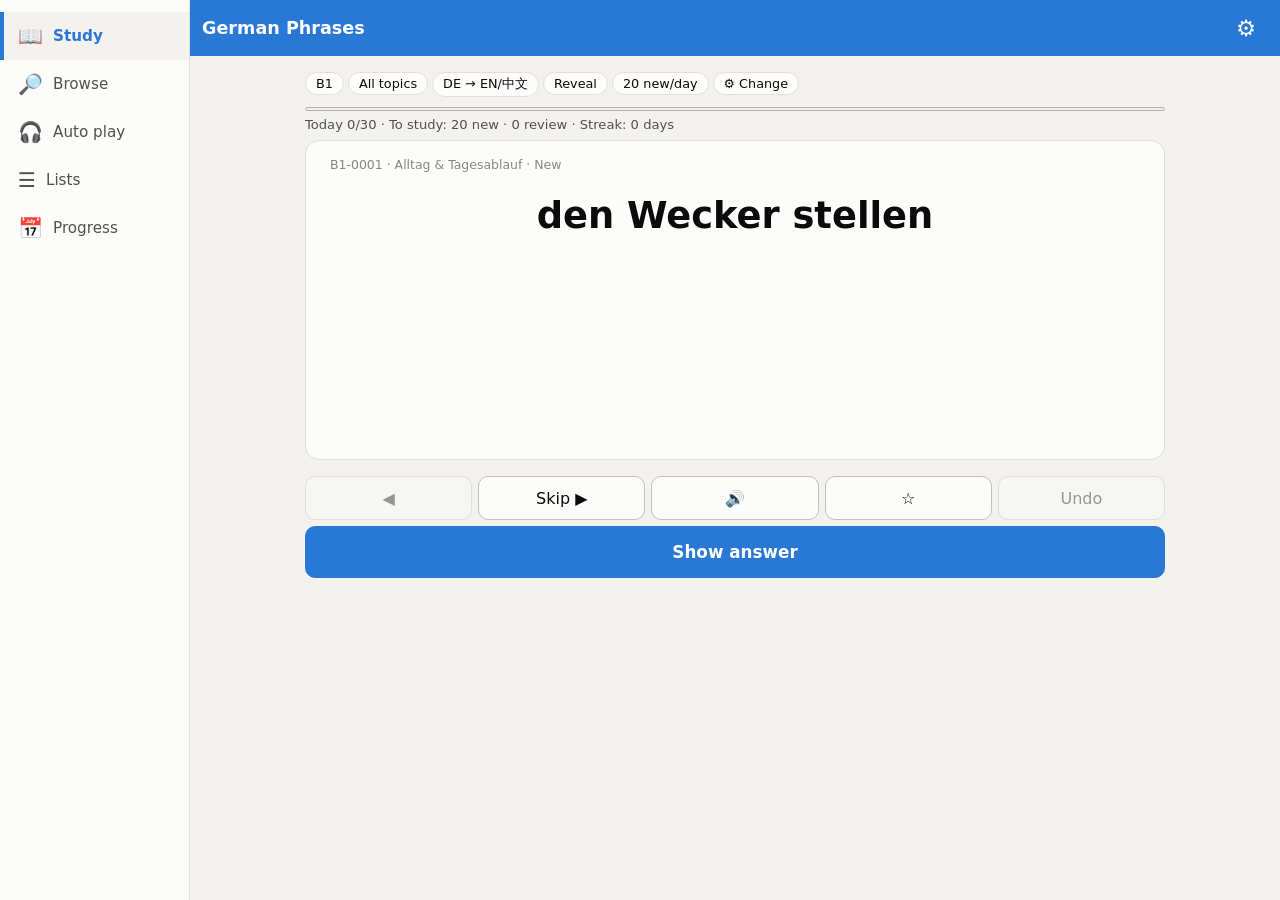
<file: web/index.html>
<!doctype html>
<html lang="en">
<head>
  <meta charset="utf-8">
  <meta name="viewport" content="width=device-width, initial-scale=1, viewport-fit=cover">
  <meta name="theme-color" content="#2a78d6">
  <meta name="description" content="Learn 4,000 German phrases and 3,000 words (B1-C1) with spaced repetition.">
  <title>German Phrases</title>
  <link rel="manifest" href="manifest.webmanifest">
  <link rel="icon" href="icons/icon-192.png">
  <link rel="apple-touch-icon" href="icons/icon-192.png">
  <link rel="stylesheet" href="styles.css">
  <script type="module" src="app.js"></script>
</head>
<body>
  <header class="topbar">
    <h1 id="title">German Phrases</h1>
    <button id="settings-open" class="icon" aria-label="Settings">⚙</button>
  </header>

  <main>
    <!-- ------------------------------------------------------------ Study -->
    <section id="study" class="view">
      <button id="study-summary" class="chips" aria-label="Change study settings"></button>
      <div class="status">
        <progress id="goal-bar" max="1" value="0"></progress>
        <span id="study-status"></span>
      </div>
      <div id="practice-bar" class="practice-bar" hidden>
        <span id="practice-label"></span>
        <button id="practice-end">End practice</button>
      </div>
      <div id="study-card" class="card"></div>
      <div id="answer-row" class="answer-row" hidden>
        <input id="answer-input" type="text" autocomplete="off" autocapitalize="off" spellcheck="false"
               enterkeyhint="done" placeholder="Type the answer">
        <button id="answer-check" class="primary">Check</button>
        <div id="answer-result" class="answer-result"></div>
      </div>
      <div class="dock">
        <div class="toolbar">
          <button id="study-back" aria-label="Back">◀</button>
          <button id="study-forward">Skip ▶</button>
          <button id="study-speak" aria-label="Speak">🔊</button>
          <button id="study-star" aria-label="Star">☆</button>
          <button id="study-undo">Undo</button>
        </div>
        <div id="study-buttons" class="buttons"></div>
      </div>
    </section>

    <!-- ------------------------------------------------------------ Browse -->
    <section id="browse" class="view" hidden>
      <div class="filters">
        <select id="browse-level" aria-label="Level"></select>
        <select id="browse-topic" aria-label="Topic"></select>
      </div>
      <div class="filters">
        <label class="check"><input id="browse-translate" type="checkbox" checked> Translations</label>
        <form id="browse-goto" class="goto">
          <input id="browse-goto-input" type="search" inputmode="text" placeholder="Go to # or ID"
                 enterkeyhint="go" aria-label="Go to number or ID">
        </form>
      </div>
      <div class="position">
        <span id="browse-position"></span>
        <input id="browse-scale" type="range" min="1" max="2" value="1" aria-label="Position">
      </div>
      <div id="browse-card" class="card swipe"></div>
      <div class="dock">
        <div class="toolbar">
          <button id="browse-prev" aria-label="Previous">◀</button>
          <button id="browse-peek">Peek</button>
          <button id="browse-random">Random</button>
          <button id="browse-speak" aria-label="Speak">🔊</button>
          <button id="browse-star" aria-label="Star">☆</button>
          <button id="browse-next" aria-label="Next">▶</button>
        </div>
        <button id="browse-practice" class="wide">Practice this selection</button>
      </div>
    </section>

    <!-- ------------------------------------------------------------ Auto play -->
    <section id="autoplay" class="view" hidden>
      <div class="toolbar">
        <button id="auto-prev" aria-label="Previous">◀</button>
        <button id="auto-play" class="primary play">▶ Play</button>
        <button id="auto-next" aria-label="Next">▶▶</button>
      </div>
      <div class="filters">
        <label class="check"><input id="auto-loop" type="checkbox"> Repeat from the start</label>
        <button id="auto-today">Load today's phrases</button>
      </div>
      <details class="pauses">
        <summary>Pauses <span id="auto-pause-summary" class="muted"></span></summary>
        <div id="auto-pauses" class="pause-grid"></div>
        <p class="hint">Recall: silence after the phrase is spoken · Answer: after the translation
          appears · Example: after each example · Next: before the next phrase. Saved automatically.</p>
        <button id="auto-reset">Reset to 1 s</button>
      </details>
      <div class="auto-labels">
        <span id="auto-source"></span>
        <strong id="auto-step"></strong>
      </div>
      <progress id="auto-bar" max="1" value="0"></progress>
      <div id="auto-card" class="card"></div>
      <p id="auto-novoice" class="hint" hidden>No German voice was found, so Auto play only shows the
        cards with timed pauses. Windows: Settings → Time &amp; language → Speech → Add voices.</p>
    </section>

    <!-- ------------------------------------------------------------ Lists -->
    <section id="lists" class="view" hidden>
      <div class="filters">
        <select id="lists-kind" aria-label="Show"></select>
      </div>
      <div class="filters">
        <select id="lists-level" aria-label="Level"></select>
        <select id="lists-topic" aria-label="Topic"></select>
      </div>
      <div class="filters">
        <select id="lists-sort" aria-label="Sort"></select>
        <input id="lists-search" type="search" placeholder="Search" aria-label="Search">
      </div>
      <div class="filters">
        <label class="number">Items <input id="lists-limit" type="number" min="0" max="3000" step="10"
                                          value="50" inputmode="numeric"></label>
        <span class="muted small">(0 = all)</span>
        <label class="check"><input id="lists-translation" type="checkbox" checked> Translation</label>
        <label class="check"><input id="lists-examples" type="checkbox"> Examples</label>
      </div>
      <div class="filters">
        <button id="lists-autoplay">▶ Auto play</button>
        <button id="lists-practice">Practice these</button>
        <button id="lists-export">Export…</button>
      </div>
      <p id="lists-summary" class="small muted"></p>
      <ol id="lists-rows" class="rows"></ol>
      <p class="hint">Orange = forgotten before, red = difficult (forgotten 3+ times).
        Click a phrase to open it in Browse.</p>
    </section>

    <!-- ------------------------------------------------------------ Progress -->
    <section id="progress" class="view" hidden>
      <div id="tiles" class="tiles"></div>
      <button id="level-stats-open" class="wide">Level statistics…</button>
      <div class="calendar">
        <div class="month">
          <button id="month-prev" aria-label="Previous month">◀</button>
          <strong id="month-label"></strong>
          <button id="month-next" aria-label="Next month">▶</button>
        </div>
        <div id="calendar-grid" class="calendar-grid"></div>
        <div id="legend" class="legend"></div>
      </div>
      <div class="day">
        <h2 id="day-title"></h2>
        <div id="day-kind" class="small"></div>
        <div id="day-text" class="small muted"></div>
        <div class="filters">
          <button id="day-forgotten">Practice forgotten</button>
          <button id="day-all">Practice all</button>
          <button id="day-autoplay">▶ Auto play</button>
        </div>
        <ul id="day-rows" class="rows"></ul>
      </div>
      <h2 id="chart-title"></h2>
      <div id="chart" class="chart"></div>
      <div id="chart-info" class="small muted"></div>
    </section>
  </main>

  <nav class="tabs">
    <button data-tab="study" class="active"><span>📖</span>Study</button>
    <button data-tab="browse"><span>🔎</span>Browse</button>
    <button data-tab="autoplay"><span>🎧</span>Auto play</button>
    <button data-tab="lists"><span>☰</span>Lists</button>
    <button data-tab="progress"><span>📅</span>Progress</button>
  </nav>

  <!-- ------------------------------------------------------------ dialogs -->
  <dialog id="settings">
    <form method="dialog" novalidate>
      <h2>Study settings</h2>
      <label>Level <select id="set-level"></select></label>
      <label>Topic <select id="set-topic"></select></label>
      <label>Direction <select id="set-direction"></select></label>
      <label>Answer <select id="set-mode">
        <option value="reveal">Reveal answer</option>
        <option value="type">Type the answer</option>
      </select></label>
      <label>New phrases per day <input id="set-new" type="number" min="0" max="200" step="5"
                                        inputmode="numeric"></label>
      <label>Daily goal (ratings) <input id="set-goal" type="number" min="1" max="500" step="5"
                                         inputmode="numeric"></label>
      <div id="set-speech">
        <label id="set-voice-row">German voice <select id="set-voice"></select></label>
        <label>Speech speed <span id="set-rate-value"></span>
          <input id="set-rate" type="range" min="0.5" max="1.5" step="0.1"></label>
        <button type="button" id="set-voice-test">▶ Test voice</button>
        <p class="hint">More voices: Windows Settings → Time &amp; language → Speech → Add voices (German).
          Edge also offers natural online voices.</p>
      </div>
      <h2>Progress file</h2>
      <p class="hint">The same <code>progress.json</code> as the PC trainer. Export it here and copy it
        to <code>data/progress.json</code> on the PC, or import the PC's file. Importing replaces the
        progress in this browser.</p>
      <div class="filters">
        <button type="button" id="data-export">Export</button>
        <button type="button" id="data-share" hidden>Share…</button>
        <button type="button" id="data-import">Import…</button>
        <input id="data-file" type="file" accept=".json,application/json" hidden>
      </div>
      <p id="data-info" class="hint"></p>
      <button class="primary wide" value="close">Done</button>
    </form>
  </dialog>

  <dialog id="level-stats">
    <form method="dialog" novalidate>
      <h2>Level statistics</h2>
      <table id="level-stats-table"></table>
      <p class="hint">Learning: forgotten or just started · Young: interval &lt; 21 days ·
        Mature: interval 21+ days</p>
      <button class="primary wide" value="close">Close</button>
    </form>
  </dialog>

  <dialog id="export-list">
    <form method="dialog" novalidate>
      <h2>Export list</h2>
      <p class="hint">Uses the current list, with or without translation and examples.</p>
      <button class="wide" value="csv">CSV (Excel)</button>
      <button class="wide" value="txt">Text for printing</button>
      <button class="wide" value="">Cancel</button>
    </form>
  </dialog>

  <div id="toast" class="toast" role="status" hidden></div>
</body>
</html>
</file>
<file: web/styles.css>
/* Same ink, surfaces and status colors as trainer.py. */
:root {
  --ink: #0b0b0b; --ink-2: #52514e; --muted: #898781;
  --surface: #fcfcfb; --page: #f3f2ee; --grid: #e1e0d9; --baseline: #c3c2b7;
  --blue: #2a78d6; --orange: #eb6834;
  --good: #d3eed3; --good-accent: #0ca30c; --studied: #cde2fb;
  --hard: #fbe1d6; --hard-accent: #ec835a; --missed: #f6d4d4; --missed-accent: #d03b3b;
  --tab-height: 58px;
  font-family: system-ui, -apple-system, "Segoe UI", Roboto, "Noto Sans", "Noto Sans SC", sans-serif;
  color: var(--ink);
  background: var(--page);
  -webkit-tap-highlight-color: transparent;
}
* { box-sizing: border-box; }
body { margin: 0; min-height: 100dvh; }
[hidden] { display: none !important; }
h1 { font-size: 1.1rem; margin: 0; }
h2 { font-size: 1rem; margin: 14px 0 6px; }
code { font-size: .9em; }
.small { font-size: .85rem; }
.muted { color: var(--muted); }
.hint { font-size: .8rem; color: var(--muted); margin: 6px 0; }

button, select, input { font: inherit; color: inherit; }
button {
  min-height: 44px; padding: 6px 12px; border: 1px solid var(--baseline); border-radius: 10px;
  background: var(--surface); cursor: pointer; touch-action: manipulation;
}
button:active { background: var(--grid); }
button:disabled { opacity: .4; }
button.primary { background: var(--blue); border-color: var(--blue); color: white; font-weight: 600; }
button.icon { border: none; background: none; font-size: 1.4rem; min-width: 44px; }
button.wide { width: 100%; margin: 4px 0; }
select, input[type="text"], input[type="search"], input[type="number"] {
  min-height: 44px; padding: 6px 10px; border: 1px solid var(--baseline); border-radius: 10px;
  background: var(--surface); min-width: 0;
}
input[type="number"] { width: 5.5em; }
label.check { display: inline-flex; align-items: center; gap: 6px; min-height: 44px; }
label.check input { width: 20px; height: 20px; }
label.number { display: inline-flex; align-items: center; gap: 6px; }
progress { width: 100%; height: 8px; accent-color: var(--blue); }

/* ------------------------------------------------------------ layout */
.topbar {
  position: sticky; top: 0; z-index: 5; display: flex; align-items: center; justify-content: space-between;
  padding: max(6px, env(safe-area-inset-top)) 12px 6px; background: var(--blue); color: white;
}
main { padding: 8px 12px calc(var(--tab-height) + 16px + env(safe-area-inset-bottom)); }
.view { display: flex; flex-direction: column; gap: 8px; max-width: 760px; margin: 0 auto; }
.tabs {
  position: fixed; bottom: 0; left: 0; right: 0; z-index: 5; display: grid;
  grid-template-columns: repeat(5, 1fr); padding-bottom: env(safe-area-inset-bottom);
  background: var(--surface); border-top: 1px solid var(--grid);
}
.tabs button {
  height: var(--tab-height); border: none; border-radius: 0; background: none; font-size: .72rem;
  display: flex; flex-direction: column; align-items: center; justify-content: center; gap: 2px;
  color: var(--ink-2); padding: 0;
}
.tabs button span { font-size: 1.25rem; }
.tabs button.active { color: var(--blue); font-weight: 700; box-shadow: inset 0 3px var(--blue); }
.filters { display: flex; flex-wrap: wrap; gap: 8px; align-items: center; }
.filters > select, .filters > input[type="search"], .filters > .goto { flex: 1 1 140px; }
.goto input { width: 100%; }
.toolbar { display: flex; gap: 6px; }
.toolbar button { flex: 1; padding: 6px 4px; }
.dock {
  position: sticky; bottom: calc(var(--tab-height) + env(safe-area-inset-bottom)); z-index: 2;
  display: flex; flex-direction: column; gap: 6px; padding: 8px 0 4px; background: var(--page);
}

/* ------------------------------------------------------------ card */
.card {
  background: var(--surface); border: 1px solid var(--grid); border-radius: 14px;
  padding: 12px 16px 16px; min-height: 240px; text-align: center;
}
.card .info { font-size: .78rem; color: var(--muted); text-align: left; }
.card .banner { font-size: .8rem; color: var(--ink-2); text-align: left; margin-top: 4px;
  background: var(--studied); border-radius: 8px; padding: 4px 8px; }
.card .front { font-size: 1.65rem; font-weight: 700; margin: 22px 0 14px; white-space: pre-line;
  overflow-wrap: anywhere; }
.card .message { font-size: 1.25rem; font-weight: 600; margin: 48px 0; white-space: pre-line; }
.card hr { border: none; border-top: 1px solid var(--grid); margin: 8px 0; }
.card .back { font-size: 1.2rem; margin: 10px 0 2px; overflow-wrap: anywhere; }
.card .chinese { font-size: 1.2rem; margin-bottom: 8px; }
.card .examples { list-style: none; margin: 8px 0 0; padding: 0; text-align: left; }
.card .examples li { display: flex; gap: 8px; padding: 6px 4px; border-radius: 8px; }
.card .examples li.reading { background: var(--studied); }
.card .examples .say { min-height: 36px; min-width: 40px; padding: 2px 6px; flex: none; color: var(--blue); }
.card .examples .de { font-size: 1.02rem; }
.card .examples .en { font-size: .88rem; color: var(--muted); margin-top: 2px; }
.card .examples-head { display: flex; justify-content: flex-end; }
.card .examples-head button { min-height: 32px; font-size: .8rem; color: var(--blue); }

.chips {
  display: flex; flex-wrap: wrap; gap: 4px; justify-content: flex-start; text-align: left;
  border: none; background: none; padding: 0; min-height: 0;
}
.chips span { background: var(--surface); border: 1px solid var(--grid); border-radius: 999px;
  padding: 3px 10px; font-size: .8rem; }
.status { display: flex; flex-direction: column; gap: 4px; font-size: .82rem; color: var(--ink-2); }
.practice-bar { display: flex; gap: 8px; align-items: center; justify-content: space-between;
  font-size: .82rem; color: var(--ink-2); background: var(--hard); border-radius: 10px; padding: 4px 4px 4px 10px; }
.answer-row { display: flex; flex-wrap: wrap; gap: 8px; }
.answer-row input { flex: 1 1 200px; font-size: 1.1rem; }
.answer-result { width: 100%; font-size: .85rem; }
.buttons { display: grid; grid-template-columns: repeat(4, 1fr); gap: 6px; }
.buttons .single { grid-column: 1 / -1; min-height: 52px; font-size: 1.05rem; }
.buttons .rate { min-height: 58px; padding: 4px 2px; display: flex; flex-direction: column;
  align-items: center; justify-content: center; line-height: 1.15; font-weight: 600; }
.buttons .rate small { font-weight: 400; font-size: .75rem; color: var(--ink-2); }
.rate.r1 { border-color: var(--missed-accent); }
.rate.r2 { border-color: var(--hard-accent); }
.rate.r3 { border-color: var(--good-accent); }
.rate.r4 { border-color: var(--blue); }
.rate.suggested { outline: 3px solid var(--ink); }

/* ------------------------------------------------------------ browse / auto play */
.position { display: flex; align-items: center; gap: 10px; font-size: .85rem; }
.position input { flex: 1; accent-color: var(--blue); }
.position span { min-width: 6.5em; }
.play { flex: 2 !important; }
.pauses summary { min-height: 40px; display: flex; align-items: center; gap: 6px; cursor: pointer; }
.pause-grid { display: grid; grid-template-columns: repeat(2, 1fr); gap: 8px; }
.pause-grid label { display: flex; align-items: center; justify-content: space-between; gap: 6px; }
.auto-labels { display: flex; justify-content: space-between; gap: 8px; font-size: .85rem; color: var(--ink-2); }

/* ------------------------------------------------------------ lists */
.rows { list-style: none; margin: 0; padding: 0; display: flex; flex-direction: column; gap: 6px; }
.rows li { background: var(--surface); border: 1px solid var(--grid); border-radius: 10px;
  padding: 8px 10px; cursor: pointer; }
.rows li.forgotten, .rows li.again { background: var(--hard); }
.rows li.difficult { background: var(--missed); }
.rows .head { display: flex; justify-content: space-between; gap: 8px; font-size: .75rem; color: var(--muted); }
.rows .de { font-weight: 600; margin-top: 2px; }
.rows .tr { font-size: .9rem; color: var(--ink-2); }
.rows .ex { font-size: .82rem; color: var(--ink-2); margin-top: 4px; }

/* ------------------------------------------------------------ progress */
.tiles { display: grid; grid-template-columns: repeat(3, 1fr); gap: 6px; }
.tile { background: var(--surface); border: 1px solid var(--grid); border-radius: 10px; padding: 6px 8px; }
.tile strong { display: block; font-size: 1.15rem; }
.tile span { font-size: .72rem; color: var(--ink-2); }
.month { display: flex; align-items: center; justify-content: space-between; gap: 8px; margin: 6px 0; }
.calendar-grid { display: grid; grid-template-columns: repeat(7, 1fr); gap: 3px; }
.calendar-grid .dow { font-size: .72rem; color: var(--muted); text-align: center; }
.calendar-grid button {
  min-height: 46px; padding: 2px; border-radius: 8px; border: 2px solid var(--surface);
  font-size: .78rem; line-height: 1.15; white-space: pre-line; background: var(--surface);
}
.calendar-grid button.today { border-color: var(--muted); }
.calendar-grid button.selected { border-color: var(--ink); }
.calendar-grid button.future { color: var(--muted); }
.legend { display: grid; grid-template-columns: 1fr 1fr; gap: 4px 10px; margin-top: 8px; font-size: .75rem; }
.legend span.swatch { display: inline-block; width: 22px; text-align: center; border: 2px solid; border-radius: 4px;
  margin-right: 6px; }
#day-text { white-space: pre-line; margin: 2px 0 6px; }
.chart svg { width: 100%; height: auto; display: block; background: var(--surface); border-radius: 10px; }
.chart svg .hit { fill: transparent; cursor: pointer; }

dialog {
  width: min(520px, calc(100vw - 24px)); max-height: calc(100dvh - 24px); border: none;
  border-radius: 16px; padding: 4px 16px 12px; background: var(--surface);
}
dialog::backdrop { background: rgba(0, 0, 0, .35); }
dialog label { display: flex; align-items: center; justify-content: space-between; gap: 10px; margin: 8px 0; }
dialog label select { max-width: 62%; }
dialog label input[type="range"] { flex: 0 1 50%; }
dialog table { width: 100%; border-collapse: collapse; font-size: .82rem; }
dialog th, dialog td { padding: 6px 3px; text-align: center; border-bottom: 1px solid var(--grid); }

.toast {
  position: fixed; left: 50%; transform: translateX(-50%); z-index: 10; max-width: calc(100vw - 32px);
  bottom: calc(var(--tab-height) + 16px + env(safe-area-inset-bottom));
  background: var(--ink); color: white; border-radius: 10px; padding: 10px 14px; font-size: .9rem;
  box-shadow: 0 4px 16px rgba(0, 0, 0, .25);
}

@media (min-width: 700px) {
  .tiles { grid-template-columns: repeat(6, 1fr); }
  .card .front { font-size: 2rem; }
}

/* ------------------------------------------------------------ desktop: tabs become a left sidebar */
@media (min-width: 900px) {
  :root { --side-width: 190px; }
  .topbar, main { margin-left: var(--side-width); }
  main { padding: 16px 24px 24px; }
  .view { max-width: 860px; }
  .tabs {
    top: 0; right: auto; width: var(--side-width); grid-template-columns: 1fr; grid-auto-rows: min-content;
    padding: 12px 0; border-top: none; border-right: 1px solid var(--grid);
  }
  .tabs button {
    height: 48px; flex-direction: row; justify-content: flex-start; gap: 10px; padding: 0 18px; font-size: .95rem;
  }
  .tabs button.active { box-shadow: inset 4px 0 var(--blue); background: var(--page); }
  .dock { bottom: 0; }
  .toast { bottom: 24px; left: calc(50% + var(--side-width) / 2); }
  .card { min-height: 320px; padding: 16px 24px 20px; }
  .card .front { font-size: 2.3rem; }
}
</file>
